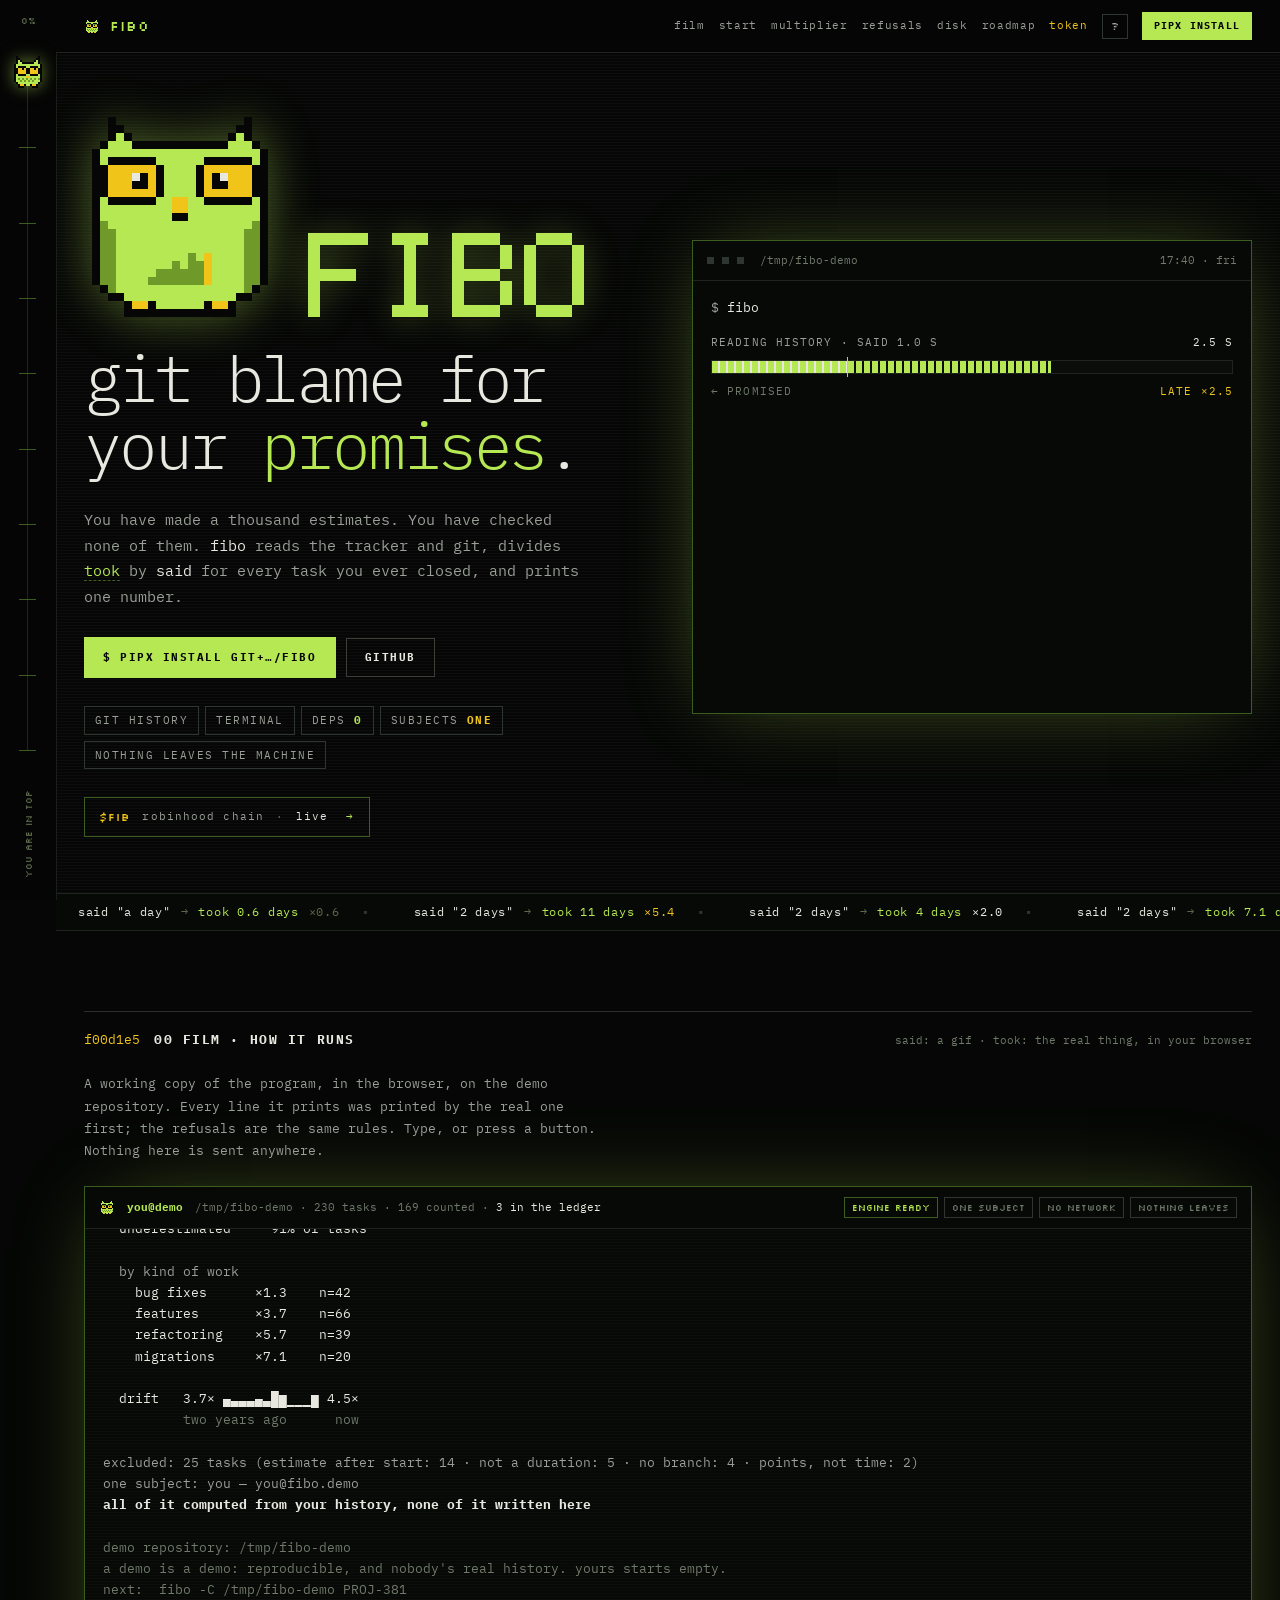
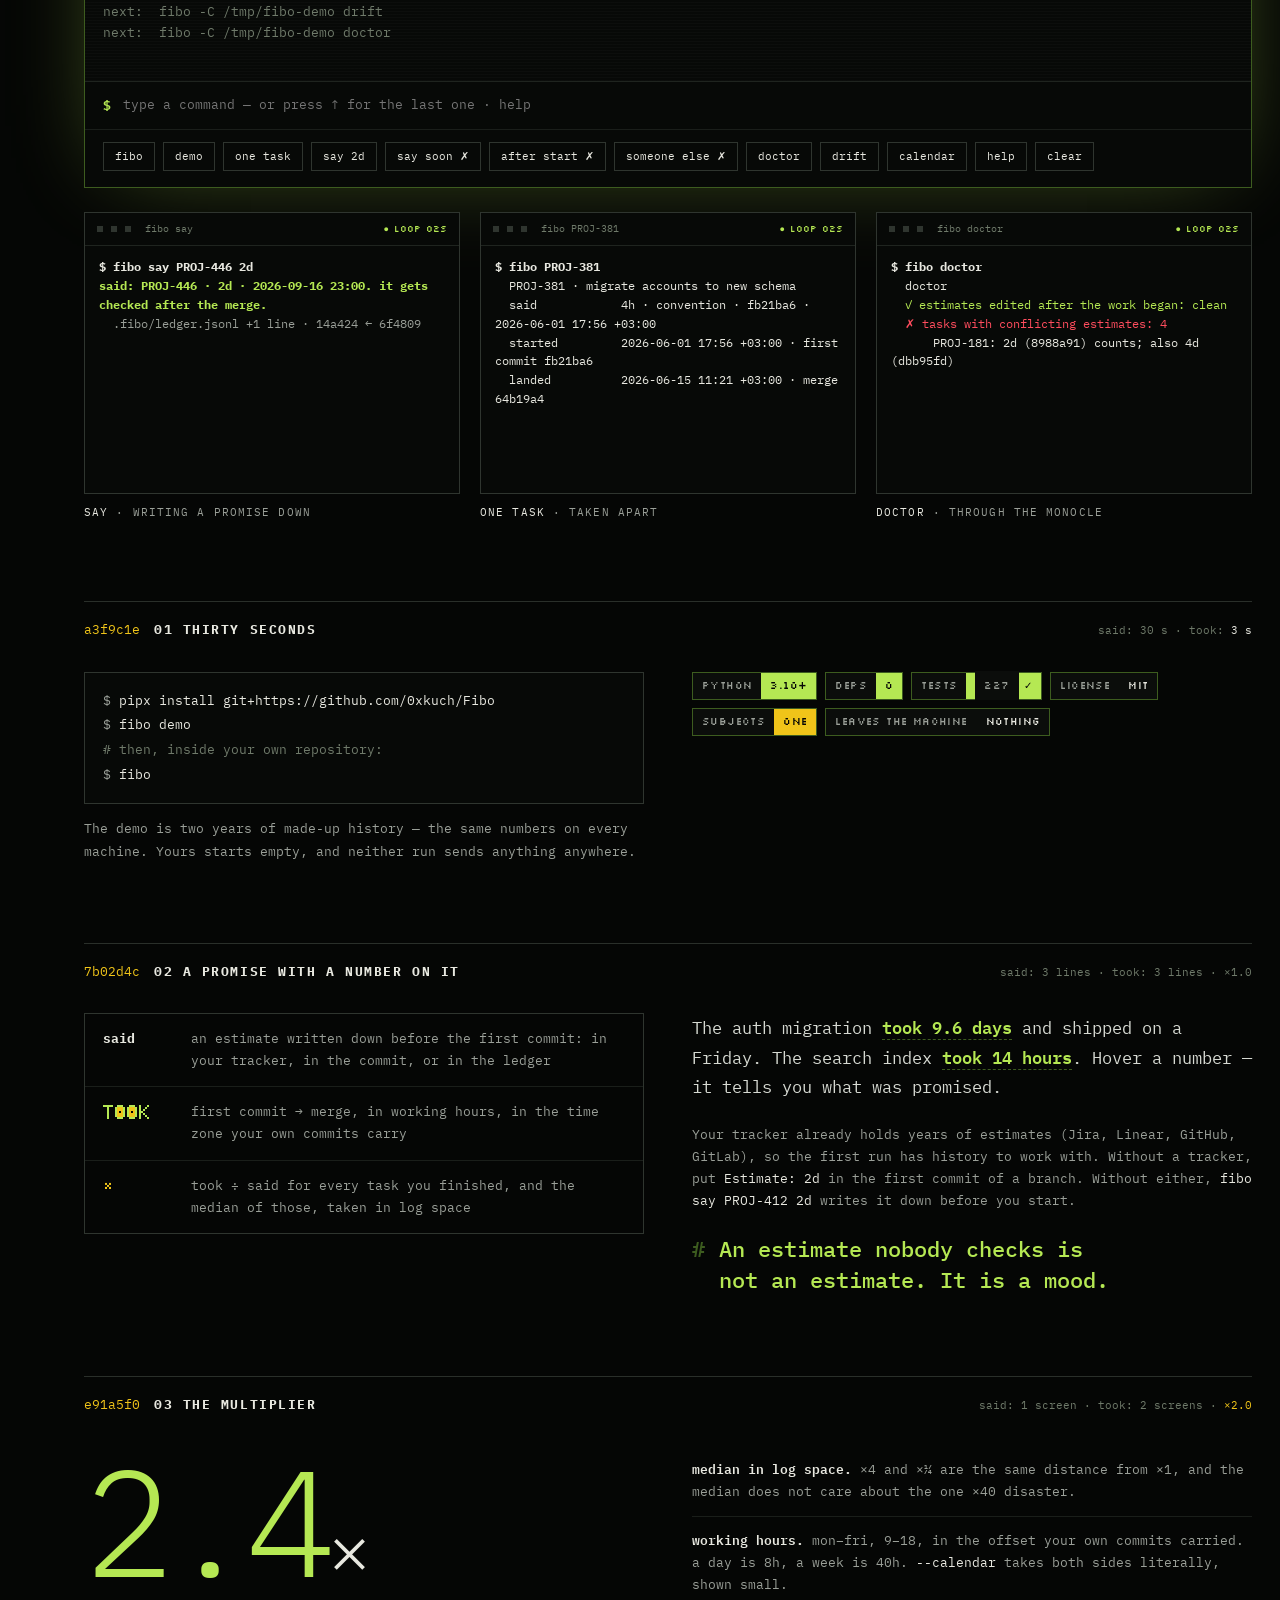
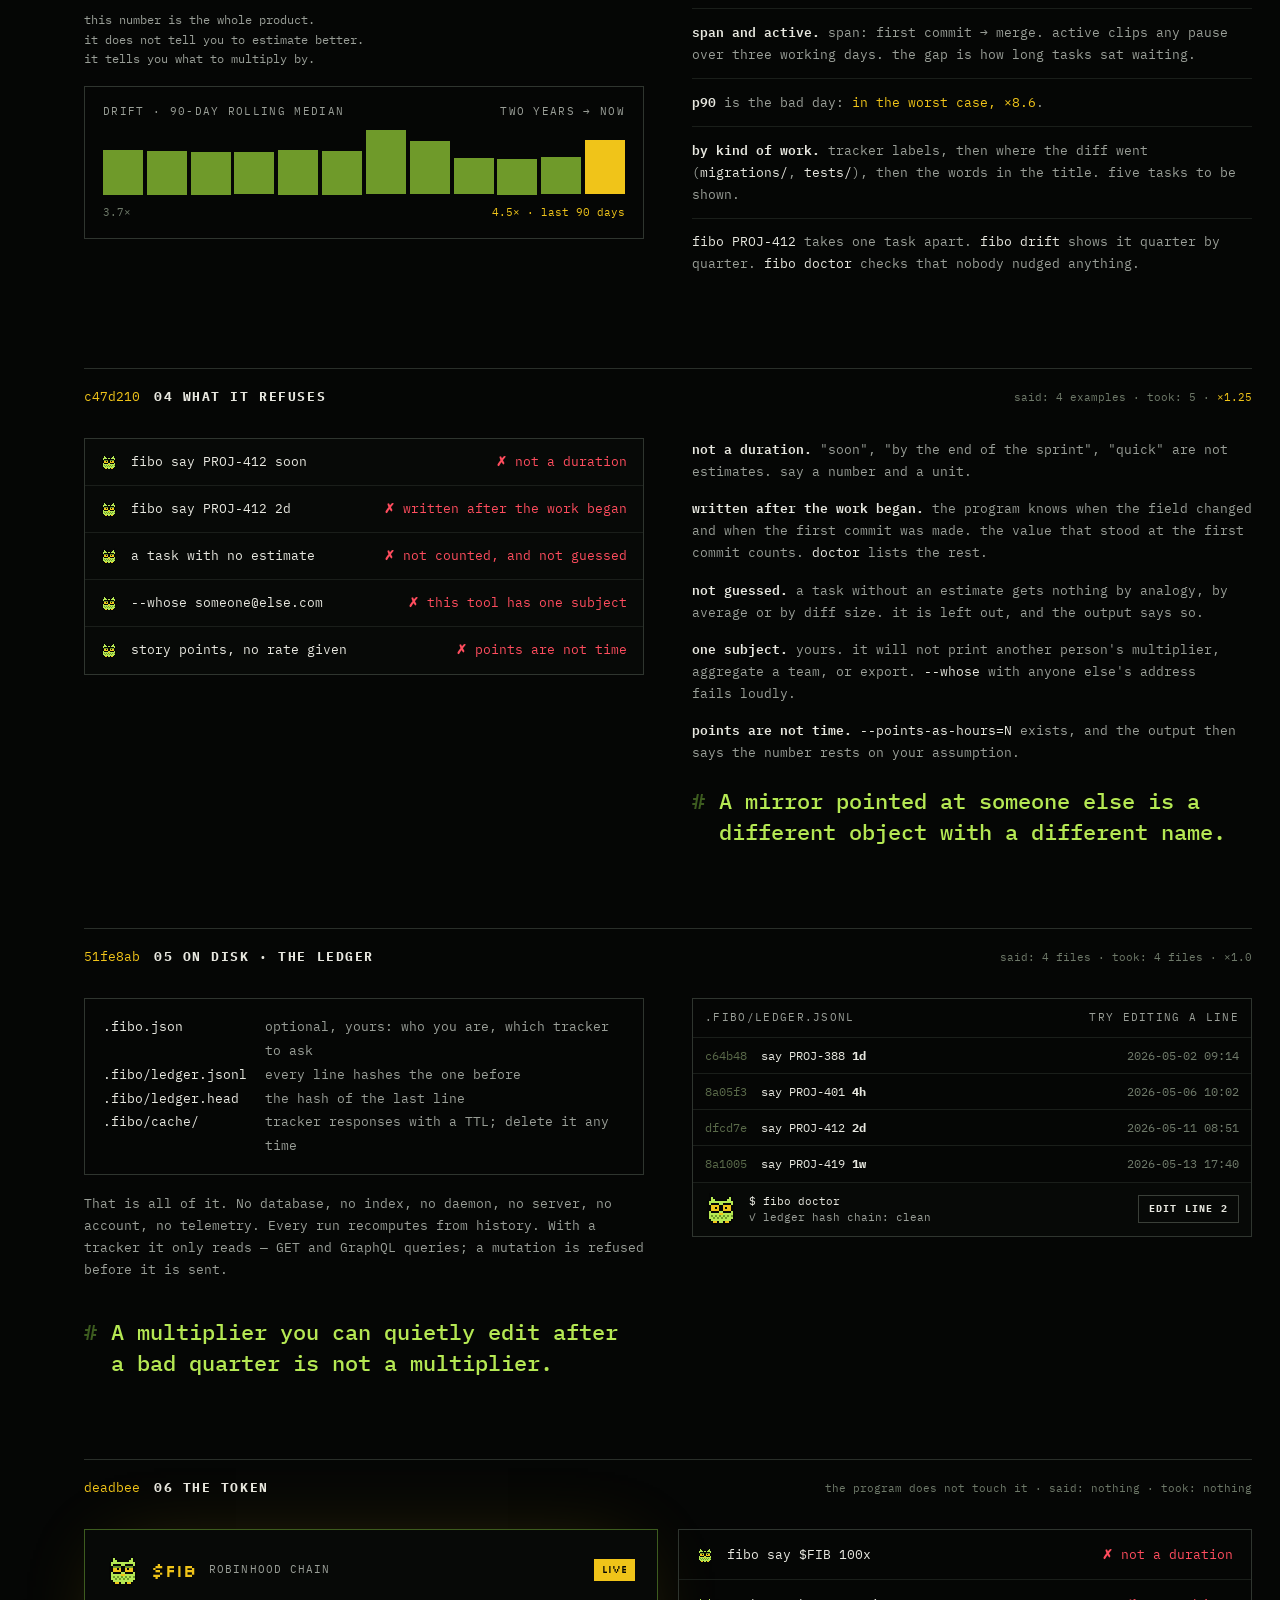
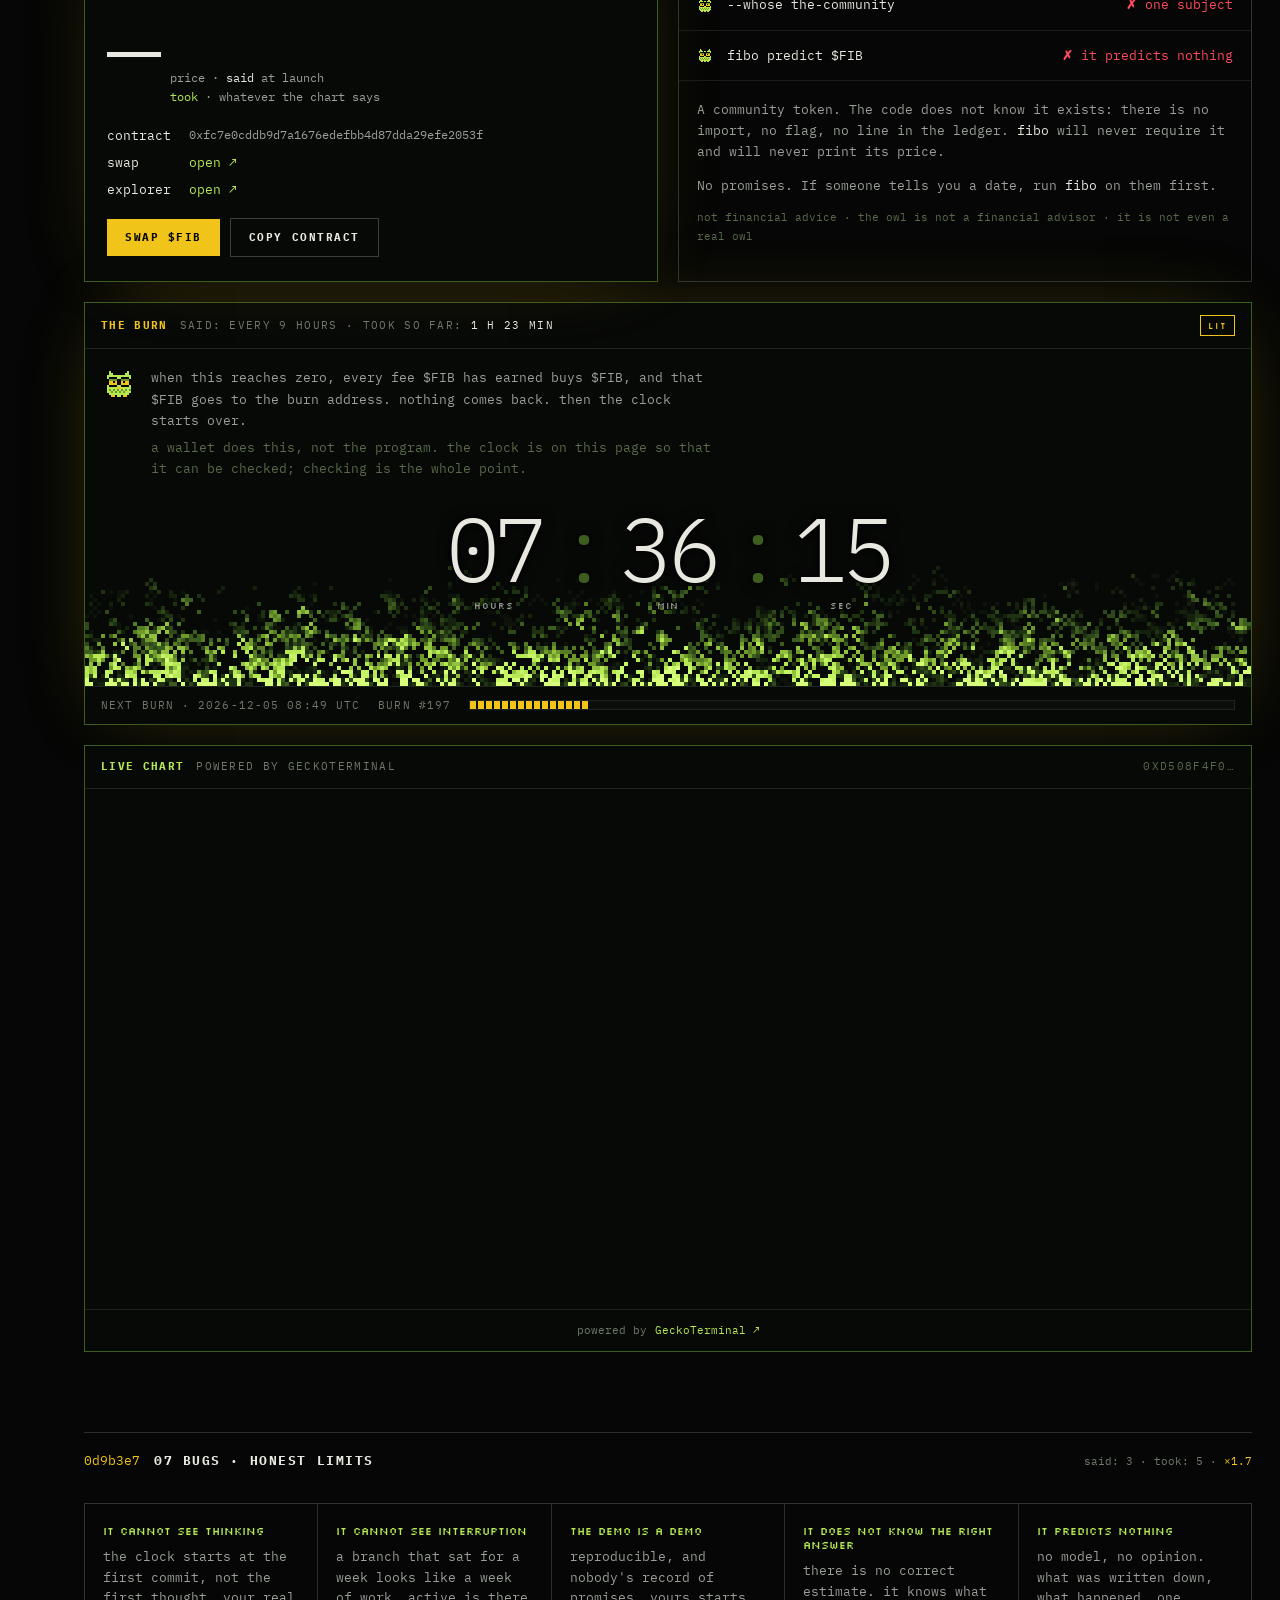
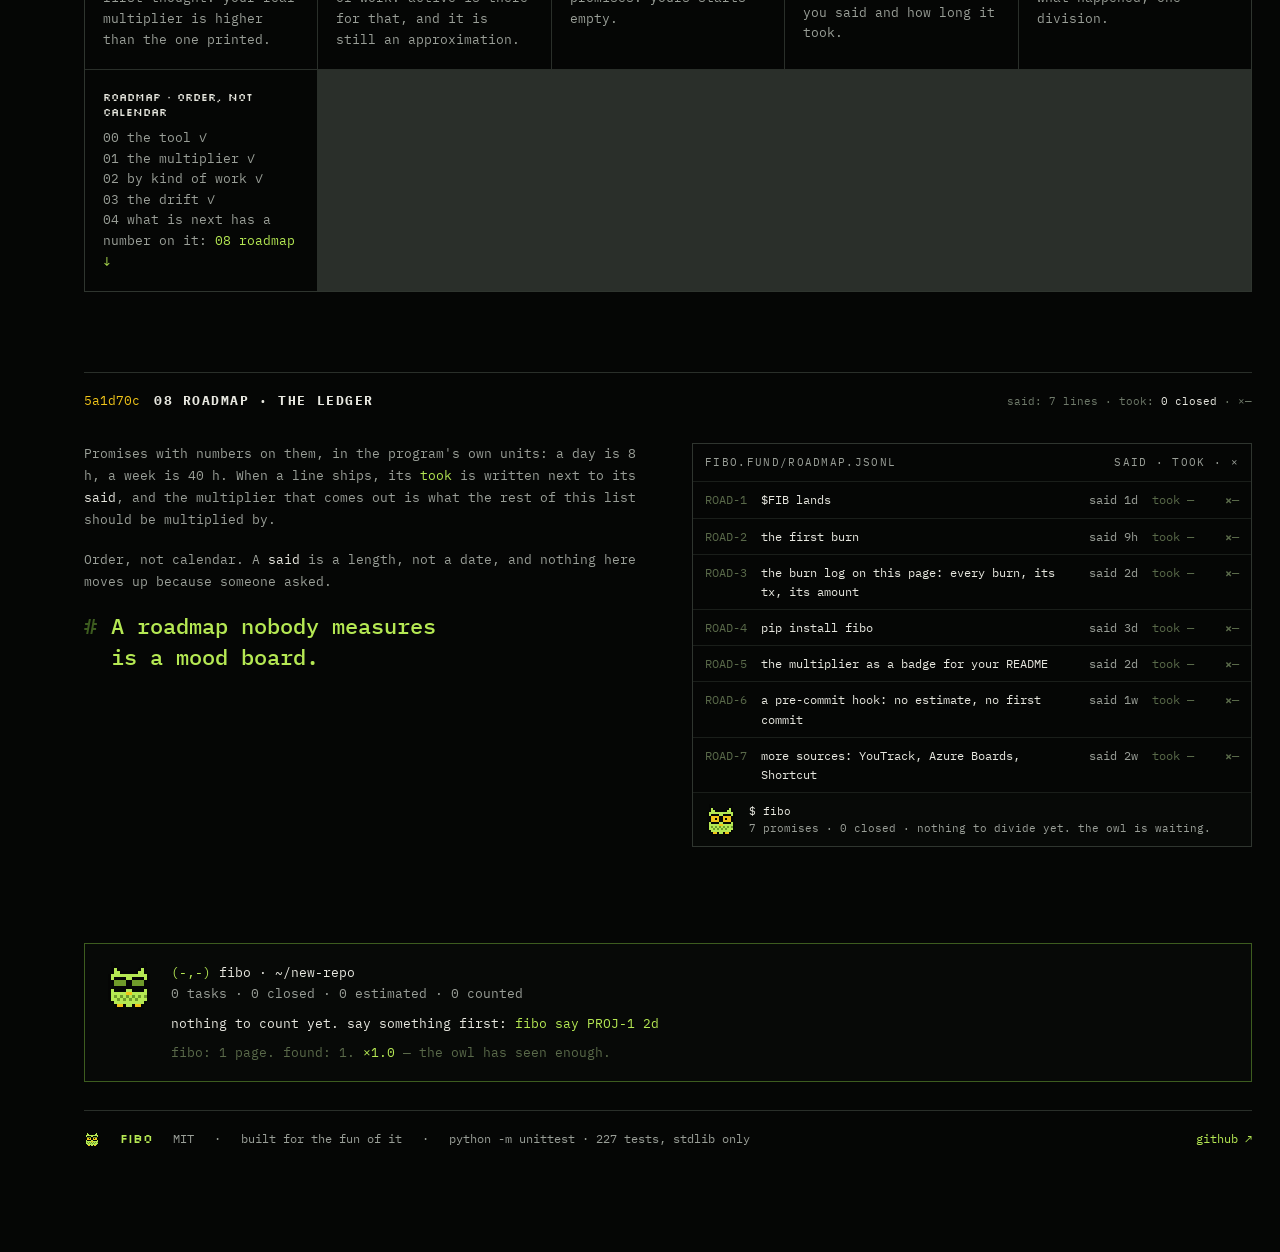
<file: index.html>
<!doctype html>
<html lang="en">
<head>
<meta charset="utf-8">
<meta name="viewport" content="width=device-width, initial-scale=1">
<title>Fibo — git blame for your promises</title>
<meta name="description" content="You have made a thousand estimates. You have checked none of them. Fibo reads git and your tracker, divides took by said, and prints one number.">
<meta property="og:url" content="https://fibo.fund/">
<meta property="og:title" content="Fibo — git blame for your promises">
<meta property="og:description" content="You have made a thousand estimates. You have checked none of them.">
<meta property="og:type" content="website">
<meta property="og:site_name" content="Fibo">
<meta property="og:image" content="https://fibo.fund/og.png">
<meta property="og:image:width" content="1200">
<meta property="og:image:height" content="630">
<meta property="og:image:alt" content="Fibo — git blame for your promises">
<meta name="twitter:card" content="summary_large_image">
<meta name="twitter:title" content="Fibo — git blame for your promises">
<meta name="twitter:description" content="You have made a thousand estimates. You have checked none of them.">
<meta name="twitter:image" content="https://fibo.fund/og.png">
<meta name="theme-color" content="#050605">
<link rel="canonical" href="https://fibo.fund/">
<link rel="icon" href="data:,">
<link rel="preconnect" href="https://fonts.googleapis.com">
<link rel="preconnect" href="https://fonts.gstatic.com" crossorigin>
<link href="https://fonts.googleapis.com/css2?family=Silkscreen:wght@400;700&family=IBM+Plex+Mono:ital,wght@0,300;0,400;0,500;0,600;0,700;1,400&display=swap" rel="stylesheet">
<link rel="stylesheet" href="style.css">
</head>
<body>
<div class="page" id="page">

<nav class="nav">
  <div class="nav-in">
    <a href="#top" class="brand"><canvas class="px" id="navOwl" data-sprite="owl:auditor" data-scale="1"></canvas><span class="brand-word">FIBO</span></a>
    <div class="nav-links">
      <a href="#film">film</a><a href="#start">start</a><a href="#multiplier">multiplier</a><a href="#refuses">refusals</a><a href="#disk">disk</a><a href="#roadmap">roadmap</a><a href="#token" class="token">token</a>
      <button class="man-btn" id="manBtn" title="man fibo  (or press ?)">?</button>
    </div>
    <button class="btn-nav" data-copy="install"><span class="ok" hidden>copied ✓</span><span class="idle">pipx install</span></button>
  </div>
</nav>

<header id="top" class="hero" data-screen-label="hero">
  <div class="hero-in">
    <div class="hero-copy">
      <div class="hero-marks">
        <canvas class="px hero-owl" id="heroOwl" data-sprite="big:report" data-scale="8" title="it follows the cursor. anywhere on the page."></canvas>
        <canvas class="px hero-word" data-sprite="word" data-scale="12"></canvas>
      </div>
      <h1 class="title">git blame for<br>your <span class="lime">promises</span>.</h1>
      <p class="lede">You have made a thousand estimates. You have checked none of them. <span class="ink">fibo</span> reads the tracker and git, divides <span class="hint lime">took</span> by <span class="ink">said</span> for every task you ever closed, and prints one number.</p>
      <div class="cta">
        <button class="btn-big" data-copy="install"><span class="ok" hidden>copied ✓ · the owl saw</span><span class="idle">$ pipx install git+…/fibo</span></button>
        <a class="btn-ghost" data-repo href="https://github.com/0xkuch/Fibo">github</a>
      </div>
      <div class="chips"><span>git history</span><span>terminal</span><span>deps <b>0</b></span><span>subjects <b class="amber">one</b></span><span>nothing leaves the machine</span></div>
      <a href="#token" class="token-pill"><span class="tk" data-t="ticker">$FIB</span><span data-t="network">robinhood chain</span><span class="dim2">·</span><span class="ink" data-t="status">not live yet</span><span class="lime" style="margin-left:6px">→</span></a>
    </div>

    <div class="term">
      <div class="bar"><i></i><i></i><i></i><span class="path" data-d="path">/tmp/fibo-demo</span><span class="right">17:40 · fri</span></div>
      <div class="term-body">
        <div><span class="mut">$ </span>fibo</div>
        <div class="loader" id="loader">
          <div class="row"><span>reading history · said 1.0 s</span><span class="ink" id="loadLabel">0.0 s</span></div>
          <div class="track"><div class="said" id="saidBar"></div><div class="took" id="tookBar"></div><div class="promise"></div></div>
          <div class="row dim"><span>← promised</span><span class="amber" id="late" hidden>late ×1.0</span></div>
        </div>
        <div id="report" hidden></div>
      </div>
    </div>
  </div>
</header>

<div class="ticker" data-screen-label="ticker"><div class="marquee-track" id="tape"></div></div>

<section id="film" class="sec" data-reveal="1" data-screen-label="00 film">
  <div class="sec-head"><span class="sha">f00d1e5</span><h2>00 film · how it runs</h2><span class="meta">said: a gif · took: the real thing, in your browser</span></div>
  <p class="prose" style="margin-top:24px;max-width:64ch">A working copy of the program, in the browser, on the demo repository. Every line it prints was printed by the real one first; the refusals are the same rules. Type, or press a button. Nothing here is sent anywhere.</p>
  <div class="shell">
    <div class="shell-bar">
      <canvas class="px" id="termOwl" data-sprite="owl:auditor" data-scale="1"></canvas>
      <span class="who">you@demo</span>
      <span><span data-d="path">/tmp/fibo-demo</span> · <span data-d="tasks">230</span> tasks · <span data-d="counted">169</span> counted · <span class="ink"><span id="ledgerN" data-d="ledger">2</span> in the ledger</span></span>
      <span class="flags"><span class="on">ENGINE READY</span><span>ONE SUBJECT</span><span>NO NETWORK</span><span>NOTHING LEAVES</span></span>
    </div>
    <div class="out" id="out"></div>
    <div class="prompt"><b>$</b><input id="cmd" placeholder="type a command — or press ↑ for the last one · help" spellcheck="false" autocomplete="off" aria-label="command"></div>
    <div class="quick" id="quick"></div>
  </div>
  <div class="films" id="films"></div>
</section>

<section id="start" class="sec" data-reveal="1" data-screen-label="01 thirty seconds">
  <div class="sec-head"><span class="sha">a3f9c1e</span><h2>01 thirty seconds</h2><span class="meta">said: 30 s · took: <span class="ink" id="elapsed">0 s</span></span></div>
  <div class="cols" style="gap:24px 48px">
    <div class="stack">
      <div class="codebox">
        <div><span class="mut">$ </span>pipx install git+<span data-repo-text>https://github.com/0xkuch/Fibo</span></div>
        <div><span class="mut">$ </span>fibo demo</div>
        <div class="dim"># then, inside your own repository:</div>
        <div><span class="mut">$ </span>fibo</div>
      </div>
      <p class="prose">The demo is two years of made-up history — the same numbers on every machine. Yours starts empty, and neither run sends anything anywhere.</p>
    </div>
    <div class="badges">
      <span class="badge"><span>PYTHON</span><span class="on">3.10+</span></span>
      <span class="badge"><span>DEPS</span><span class="on">0</span></span>
      <span class="badge"><span>TESTS</span><span class="on"><span data-d="tests">227</span> ✓</span></span>
      <span class="badge"><span>LICENSE</span><span>MIT</span></span>
      <span class="badge"><span>SUBJECTS</span><span class="gold">ONE</span></span>
      <span class="badge"><span>LEAVES THE MACHINE</span><span>NOTHING</span></span>
    </div>
  </div>
</section>

<section id="promise" class="sec" data-reveal="1" data-screen-label="02 a promise with a number">
  <div class="sec-head"><span class="sha">7b02d4c</span><h2>02 a promise with a number on it</h2><span class="meta">said: 3 lines · took: 3 lines · ×1.0</span></div>
  <div class="cols">
    <div class="defs">
      <div><b>said</b><span>an estimate written down before the first commit: in your tracker, in the commit, or in the ledger</span></div>
      <div><canvas class="px" data-sprite="took" data-scale="2" style="margin-top:4px"></canvas><span>first commit → merge, in working hours, in the time zone your own commits carry</span></div>
      <div><b class="times">×</b><span>took ÷ said for every task you finished, and the median of those, taken in log space</span></div>
    </div>
    <div class="stack g22">
      <p class="story">The auth migration <span class="hint" data-g="2 days"><b class="lime">took 9.6 days</b></span> and shipped on a Friday. The search index <span class="hint" data-g="4 hours"><b class="lime">took 14 hours</b></span>. Hover a number — it tells you what was promised.</p>
      <p class="prose">Your tracker already holds years of estimates (Jira, Linear, GitHub, GitLab), so the first run has history to work with. Without a tracker, put <span class="ink">Estimate: 2d</span> in the first commit of a branch. Without either, <span class="ink">fibo say PROJ-412 2d</span> writes it down before you start.</p>
      <blockquote class="aph"><span class="hash">#</span><span>An estimate nobody checks is not an estimate. It is a mood.</span></blockquote>
    </div>
  </div>
</section>

<section id="multiplier" class="sec" data-reveal="1" data-screen-label="03 the multiplier">
  <div class="sec-head"><span class="sha">e91a5f0</span><h2>03 the multiplier</h2><span class="meta">said: 1 screen · took: 2 screens · <span class="amber">×2.0</span></span></div>
  <div class="cols w300">
    <div class="stack g18">
      <div class="huge-row" id="multBox"><span class="huge"><span id="multNum">0.0</span><span class="x">×</span></span><span class="huge-note">this number is the whole product.<br>it does not tell you to estimate better.<br>it tells you what to multiply by.</span></div>
      <div class="panel">
        <div class="panel-top"><span>drift · 90-day rolling median</span><span>two years → now</span></div>
        <div class="bars" id="bars"></div>
        <div class="panel-foot"><span id="driftFirst">3.7×</span><span class="amber" id="driftLast">4.5× · last 90 days</span></div>
      </div>
    </div>
    <div class="rules">
      <div><b>median in log space.</b> ×4 and ×¼ are the same distance from ×1, and the median does not care about the one ×40 disaster.</div>
      <div><b>working hours.</b> mon–fri, 9–18, in the offset your own commits carried. a day is 8h, a week is 40h. <span class="ink">--calendar</span> takes both sides literally, shown small.</div>
      <div><b>span and active.</b> span: first commit → merge. active clips any pause over three working days. the gap is how long tasks sat waiting.</div>
      <div><b>p90</b> is the bad day: <span class="amber">in the worst case, <span data-d="p90">×8.6</span></span>.</div>
      <div><b>by kind of work.</b> tracker labels, then where the diff went (<span class="ink">migrations/</span>, <span class="ink">tests/</span>), then the words in the title. five tasks to be shown.</div>
      <div><span class="ink">fibo PROJ-412</span> takes one task apart. <span class="ink">fibo drift</span> shows it quarter by quarter. <span class="ink">fibo doctor</span> checks that nobody nudged anything.</div>
    </div>
  </div>
</section>

<section id="refuses" class="sec" data-reveal="1" data-screen-label="04 what it refuses">
  <div class="sec-head"><span class="sha">c47d210</span><h2>04 what it refuses</h2><span class="meta">said: 4 examples · took: 5 · <span class="amber">×1.25</span></span></div>
  <div class="cols w300">
    <div class="refusals">
      <div class="refusal"><canvas class="px" data-sprite="owl:refuse" data-scale="1"></canvas><span class="cmd">fibo say PROJ-412 soon</span><span class="why"><b>✗</b> not a duration</span></div>
      <div class="refusal"><canvas class="px" data-sprite="owl:refuse" data-scale="1"></canvas><span class="cmd">fibo say PROJ-412 2d</span><span class="why"><b>✗</b> written after the work began</span></div>
      <div class="refusal"><canvas class="px" data-sprite="owl:refuse" data-scale="1"></canvas><span class="cmd">a task with no estimate</span><span class="why"><b>✗</b> not counted, and not guessed</span></div>
      <div class="refusal"><canvas class="px" data-sprite="owl:refuse" data-scale="1"></canvas><span class="cmd">--whose someone@else.com</span><span class="why"><b>✗</b> this tool has one subject</span></div>
      <div class="refusal"><canvas class="px" data-sprite="owl:refuse" data-scale="1"></canvas><span class="cmd">story points, no rate given</span><span class="why"><b>✗</b> points are not time</span></div>
    </div>
    <div class="stack">
      <p class="prose"><b>not a duration.</b> "soon", "by the end of the sprint", "quick" are not estimates. say a number and a unit.</p>
      <p class="prose"><b>written after the work began.</b> the program knows when the field changed and when the first commit was made. the value that stood at the first commit counts. <span class="ink">doctor</span> lists the rest.</p>
      <p class="prose"><b>not guessed.</b> a task without an estimate gets nothing by analogy, by average or by diff size. it is left out, and the output says so.</p>
      <p class="prose"><b>one subject.</b> yours. it will not print another person's multiplier, aggregate a team, or export. <span class="ink">--whose</span> with anyone else's address fails loudly.</p>
      <p class="prose"><b>points are not time.</b> <span class="ink">--points-as-hours=N</span> exists, and the output then says the number rests on your assumption.</p>
      <blockquote class="aph" style="margin-top:8px"><span class="hash">#</span><span>A mirror pointed at someone else is a different object with a different name.</span></blockquote>
    </div>
  </div>
</section>

<section id="disk" class="sec" data-reveal="1" data-screen-label="05 on disk">
  <div class="sec-head"><span class="sha">51fe8ab</span><h2>05 on disk · the ledger</h2><span class="meta">said: 4 files · took: 4 files · ×1.0</span></div>
  <div class="cols w340">
    <div class="stack g18">
      <div class="files"><span class="name">.fibo.json</span><span>optional, yours: who you are, which tracker to ask</span><span class="name">.fibo/ledger.jsonl</span><span>every line hashes the one before</span><span class="name">.fibo/ledger.head</span><span>the hash of the last line</span><span class="name">.fibo/cache/</span><span>tracker responses with a TTL; delete it any time</span></div>
      <p class="prose">That is all of it. No database, no index, no daemon, no server, no account, no telemetry. Every run recomputes from history. With a tracker it only reads — GET and GraphQL queries; a mutation is refused before it is sent.</p>
    </div>
    <div class="ledger">
      <div class="ledger-top"><span>.fibo/ledger.jsonl</span><span>try editing a line</span></div>
      <div id="ledger"></div>
      <div class="ledger-doc"><canvas class="px" id="docOwl" data-sprite="owl:report" data-scale="2" style="flex:none"></canvas><span class="msg"><span class="ink">$ fibo doctor</span><br><span id="docMsg"></span></span><button class="btn-ghost" id="tamper">edit line 2</button></div>
    </div>
  </div>
  <blockquote class="aph" style="margin-top:36px;max-width:60ch"><span class="hash">#</span><span>A multiplier you can quietly edit after a bad quarter is not a multiplier.</span></blockquote>
</section>

<section id="token" class="sec" data-reveal="1" data-screen-label="06 the token">
  <div class="sec-head"><span class="sha">deadbee</span><h2>06 the token</h2><span class="meta">the program does not touch it · said: nothing · took: nothing</span></div>
  <div class="token-grid">
    <div class="token-card">
      <div class="token-name"><canvas class="px" data-sprite="owl:auditor" data-scale="2"></canvas><span class="tk" data-t="ticker">$FIB</span><span class="net" data-t="network">robinhood chain</span><span class="status" data-t="status">not live yet</span></div>
      <div class="price-row"><span class="price" id="tokenPrice">—</span><span class="huge-note" id="priceNote">price · <span class="ink">said</span> at launch<br><span class="lime">took</span> · whatever the chart says</span></div>
      <div class="kv"><span class="k">contract</span><span class="v" id="tokenContract">—</span><span class="k">swap</span><span><a id="tokenSwap" href="#token">—</a></span><span class="k">explorer</span><span><a id="tokenExplorer" href="#token">—</a></span></div>
      <div class="cta"><a class="btn-gold" id="swapBtn" href="#token">swap <span data-t="ticker">$FIB</span></a><button class="btn-ghost gold" id="copyCa"><span class="ok" hidden>copied ✓</span><span class="idle">copy contract</span></button></div>
    </div>
    <div class="token-side">
      <div class="no"><canvas class="px" data-sprite="owl:refuse" data-scale="1" style="flex:none"></canvas><span class="cmd">fibo say <span data-t="ticker">$FIB</span> 100x</span><span class="why"><b>✗</b> not a duration</span></div>
      <div class="no"><canvas class="px" data-sprite="owl:refuse" data-scale="1" style="flex:none"></canvas><span class="cmd">--whose the-community</span><span class="why"><b>✗</b> one subject</span></div>
      <div class="no"><canvas class="px" data-sprite="owl:refuse" data-scale="1" style="flex:none"></canvas><span class="cmd">fibo predict <span data-t="ticker">$FIB</span></span><span class="why"><b>✗</b> it predicts nothing</span></div>
      <div class="about">
        <p style="margin:0;text-wrap:pretty">A community token. The code does not know it exists: there is no import, no flag, no line in the ledger. <span class="ink">fibo</span> will never require it and will never print its price.</p>
        <p style="margin:0;text-wrap:pretty">No promises. If someone tells you a date, run <span class="ink">fibo</span> on them first.</p>
        <p style="margin:0;font-size:11px;text-wrap:pretty" class="dim2">not financial advice · the owl is not a financial advisor · it is not even a real owl</p>
      </div>
    </div>
  </div>
  <div class="burn" id="burn" hidden>
    <div class="burn-head"><b>the burn</b><span>said: every <span id="burnEvery">9 hours</span> · took so far: <span class="ink" id="burnTook">—</span></span><span class="burn-flag" id="burnFlag">lit</span></div>
    <div class="burn-copy">
      <canvas class="px" data-sprite="owl:auditor" data-scale="2" style="flex:none"></canvas>
      <div class="stack" style="gap:6px">
        <p>when this reaches zero, every fee <span data-t="ticker">$FIB</span> has earned buys <span data-t="ticker">$FIB</span>, and that <span data-t="ticker">$FIB</span> goes to the burn address. nothing comes back. then the clock starts over.</p>
        <p class="dim2">a wallet does this, not the program. the clock is on this page so that it can be checked; checking is the whole point.</p>
      </div>
    </div>
    <div class="burn-stage">
      <canvas class="burn-fire" id="burnFire" aria-hidden="true"></canvas>
      <div class="burn-clock" id="burnClock"><span><b>00</b><i>days</i></span><em>:</em><span><b>00</b><i>hours</i></span><em>:</em><span><b>00</b><i>min</i></span><em>:</em><span><b>00</b><i>sec</i></span></div>
    </div>
    <div class="burn-foot"><span id="burnWhen">first burn · —</span><span id="burnCount">burn #1</span><span class="track"><span class="took" id="burnBar"></span></span></div>
  </div>
  <div class="chart">
    <div class="chart-top"><b>live chart</b><span>powered by geckoterminal</span><span class="pool" id="chartPool">— · pool address appears here</span></div>
    <div id="chartLive" hidden></div>
    <div class="fake" id="chartFake">
      <div class="grid"></div>
      <div class="candles" id="candles"></div>
      <div class="axis"><span>—</span><span>—</span><span>—</span><span>—</span><span>—</span></div>
      <div class="volume" id="volume"></div>
      <div class="fake-note"><div><canvas class="px" data-sprite="owl:empty" data-scale="2" style="flex:none"></canvas><span><span class="ink">nothing is deployed yet.</span> when <span data-t="ticker">$FIB</span> is live on a pool the indexers can see, the pair, the price and this chart fill themselves in. what you see behind is made up, like the demo.</span></div></div>
    </div>
    <div class="chart-foot"><span>powered by</span><a href="https://www.geckoterminal.com">GeckoTerminal ↗</a></div>
  </div>
</section>

<section id="limits" class="sec" data-reveal="1" data-screen-label="07 honest limits">
  <div class="sec-head"><span class="sha">0d9b3e7</span><h2>07 bugs · honest limits</h2><span class="meta">said: 3 · took: 5 · <span class="amber">×1.7</span></span></div>
  <div class="limits">
    <div><b>IT CANNOT SEE THINKING</b><span>the clock starts at the first commit, not the first thought. your real multiplier is higher than the one printed.</span></div>
    <div><b>IT CANNOT SEE INTERRUPTION</b><span>a branch that sat for a week looks like a week of work. <span class="ink">active</span> is there for that, and it is still an approximation.</span></div>
    <div><b>THE DEMO IS A DEMO</b><span>reproducible, and nobody's record of promises. yours starts empty.</span></div>
    <div><b>IT DOES NOT KNOW THE RIGHT ANSWER</b><span>there is no correct estimate. it knows what you said and how long it took.</span></div>
    <div><b>IT PREDICTS NOTHING</b><span>no model, no opinion. what was written down, what happened, one division.</span></div>
    <div><b class="ink">ROADMAP · ORDER, NOT CALENDAR</b><span class="roadmap"><span>00 the tool <span class="lime">✓</span></span><span>01 the multiplier <span class="lime">✓</span></span><span>02 by kind of work <span class="lime">✓</span></span><span>03 the drift <span class="lime">✓</span></span><span>04 what is next has a number on it: <a href="#roadmap">08 roadmap ↓</a></span></span></div>
  </div>
</section>

<section id="roadmap" class="sec" data-reveal="1" data-screen-label="08 roadmap">
  <div class="sec-head"><span class="sha">5a1d70c</span><h2>08 roadmap · the ledger</h2><span class="meta">said: <span id="roadSaid">7</span> lines · took: <span class="ink" id="roadClosed">0 closed</span> · <span id="roadMult" class="dim">×—</span></span></div>
  <div class="cols w340">
    <div class="stack g18">
      <p class="prose">Promises with numbers on them, in the program's own units: a day is 8 h, a week is 40 h. When a line ships, its <span class="lime">took</span> is written next to its <span class="ink">said</span>, and the multiplier that comes out is what the rest of this list should be multiplied by.</p>
      <p class="prose">Order, not calendar. A <span class="ink">said</span> is a length, not a date, and nothing here moves up because someone asked.</p>
      <blockquote class="aph"><span class="hash">#</span><span>A roadmap nobody measures is a mood board.</span></blockquote>
    </div>
    <div class="ledger road">
      <div class="ledger-top"><span>fibo.fund/roadmap.jsonl</span><span>said · took · ×</span></div>
      <div id="road"></div>
      <div class="ledger-doc"><canvas class="px" data-sprite="owl:report" data-scale="2" style="flex:none"></canvas><span class="msg"><span class="ink">$ fibo</span><br><span id="roadMsg"></span></span></div>
    </div>
  </div>
</section>

<footer class="foot" data-reveal="1" data-screen-label="footer">
  <div class="empty-term"><canvas class="px" data-sprite="owl:empty" data-scale="3" style="flex:none"></canvas><div class="col"><span><span class="lime">(-,-)</span>  fibo · ~/new-repo</span><span class="mut">0 tasks · 0 closed · 0 estimated · 0 counted</span><span style="margin-top:8px">nothing to count yet. say something first:  <span class="lime">fibo say PROJ-1 2d</span></span><span style="margin-top:8px" class="dim2">fibo: 1 page. found: 1. <span class="lime">×1.0</span> — the owl has seen enough.</span></div></div>
  <div class="foot-bar"><canvas class="px" data-sprite="owl:auditor" data-scale="1"></canvas><span class="word">FIBO</span><span>MIT</span><span>·</span><span>built for the fun of it</span><span>·</span><span>python -m unittest · <span data-d="tests">227</span> tests, stdlib only</span><a class="gh" data-repo href="https://github.com/0xkuch/Fibo">github ↗</a></div>
</footer>

<div class="rail" id="rail" hidden>
  <div class="branch"></div>
  <div class="progress" id="railProg"></div>
  <div id="ticks"></div>
  <div class="perch" id="perch"><canvas class="px" id="perchOwl" data-sprite="owl:report" data-scale="2"></canvas></div>
  <div class="pct" id="railPct">0%</div>
  <div class="where" id="railWhere">you are in TOP</div>
</div>

<div class="man" id="man" hidden>
  <div class="man-page">
    <div class="man-head"><span>FIBO(1)</span><span>User Commands</span><span>FIBO(1)</span></div>
    <div class="man-grid">
      <b>NAME</b><span>fibo — git blame for your promises</span>
      <b>FILM</b><span><a href="#film">how it runs · a copy of the program, in the browser</a></span>
      <b>SYNOPSIS</b><span><a href="#start">fibo</a> · <a href="#start">fibo demo</a> · <a href="#disk">fibo say KEY 2d</a> · <a href="#disk">fibo doctor</a></span>
      <b>DESCRIPTION</b><span><a href="#promise">a promise with a number on it</a> · <a href="#multiplier">the multiplier</a></span>
      <b>REFUSALS</b><span><a href="#refuses">not a duration · written after start · not guessed · one subject · points ≠ time</a></span>
      <b>FILES</b><span><a href="#disk">.fibo.json · .fibo/ledger.jsonl · .fibo/cache/</a></span>
      <b>TOKEN</b><span><a href="#token"><span data-t="ticker">$FIB</span> · the program does not touch it</a></span>
      <b>ROADMAP</b><span><a href="#roadmap">promises with numbers on them · order, not calendar</a></span>
      <b>BUGS</b><span><a href="#limits">it cannot see thinking. it cannot see interruption. it predicts nothing.</a></span>
      <b>AUTHOR</b><span>one subject: you</span>
    </div>
    <div class="man-foot"><span>MIT</span><span>esc to close</span><span>fibo <span data-d="version">0.1.0</span></span></div>
  </div>
</div>

</div>
<script src="config.js"></script>
<script src="data.js"></script>
<script src="sprites.js"></script>
<script src="app.js"></script>
</body>
</html>
</file>
<file: style.css>
/* fibo — the landing page. Lime · amber · off-white on near-black; Silkscreen and IBM Plex Mono. */
:root {
  --bg: #050605; --panel: #070907; --panel2: #0b0d0b; --ink: #e8e8e0; --text: #d6d9d2; --mut: #9a9f98;
  --dim: #6f7a6a; --dim2: #5a6a4a; --lime: #b5e853; --lime-hi: #d7ff7a; --lime-dk: #6f9a2a; --moss: #3d5c1f;
  --amber: #f0c419; --amber-hi: #ffd23f; --red: #ff4d5e; --line: #1f241f; --line2: #1a1e1a; --line3: #2a2f2a;
  --edge: #2f352f; --edge2: #3a3f38; --pixel: 'Silkscreen', monospace; --mono: 'IBM Plex Mono', ui-monospace, monospace;
}
html { background: var(--bg); scroll-behavior: smooth; }
body { margin: 0; background: var(--bg); color: var(--text); font: 400 15px/1.6 var(--mono); -webkit-font-smoothing: antialiased; font-variant-numeric: tabular-nums; }
a { color: var(--lime); text-decoration: none; }
a:hover { text-decoration: underline; }
::selection { background: var(--lime); color: var(--bg); }
button { font: inherit; }
[hidden] { display: none !important; }
@keyframes blink { 0%, 49% { opacity: 1 } 50%, 100% { opacity: 0 } }
@keyframes marquee { to { transform: translateX(-50%) } }
@keyframes grow { from { transform: scaleY(.05) } to { transform: scaleY(1) } }
@keyframes flick { 0%, 92%, 100% { opacity: 1 } 94%, 97% { opacity: .35 } }
[data-reveal] { opacity: 0; transform: translateY(14px); transition: opacity .5s steps(5), transform .5s steps(5); }
[data-reveal="on"] { opacity: 1; transform: none; }
@media (prefers-reduced-motion: reduce) {
  [data-reveal] { opacity: 1; transform: none; transition: none; }
  .marquee-track, .hero-word, .cursor, .loop { animation: none !important; }
}
canvas.px { image-rendering: pixelated; display: block; }
.ink { color: var(--ink); } .lime { color: var(--lime); } .amber { color: var(--amber); } .mut { color: var(--mut); }
.dim { color: var(--dim); } .dim2 { color: var(--dim2); } .red { color: var(--red); } .moss { color: var(--moss); }
.b { font-weight: 700; }
.page { min-height: 100vh; position: relative; padding-bottom: 64px; }
.page.railed { padding-left: 56px; }
.cursor { display: inline-block; width: .6em; height: 1em; background: var(--lime); vertical-align: -.15em; animation: blink 1s steps(1) infinite; }
.hint { border-bottom: 1px dashed var(--moss); cursor: help; }

/* nav */
.nav { position: sticky; top: 0; z-index: 50; background: rgba(5, 6, 5, .92); backdrop-filter: blur(8px); border-bottom: 1px solid var(--line); }
.nav-in { max-width: 1200px; margin: 0 auto; padding: 12px 28px; display: flex; align-items: center; gap: 14px; flex-wrap: wrap; font-size: 11px; letter-spacing: .06em; color: var(--mut); }
.brand { display: flex; align-items: center; gap: 10px; }
.brand:hover { text-decoration: none; }
.brand-word { font: 400 14px/1 var(--pixel); letter-spacing: .06em; color: var(--lime); }
.nav-links { margin-left: auto; display: flex; gap: 14px; flex-wrap: nowrap; align-items: center; overflow-x: auto; min-width: 0; scrollbar-width: none; }
.nav-links::-webkit-scrollbar { display: none; }
.nav-links a { color: var(--mut); }
.nav-links a:hover { color: var(--ink); text-decoration: none; }
.nav-links a.token { color: var(--amber); }
.man-btn { border: 1px solid var(--edge); background: none; color: var(--mut); padding: 6px 8px; font: 400 11px/1 var(--pixel); cursor: pointer; }
.man-btn:hover { border-color: var(--lime); color: var(--lime); }
.btn-nav { background: var(--lime); color: var(--bg); border: 0; padding: 9px 12px; font: 700 10px/1 var(--mono); letter-spacing: .12em; text-transform: uppercase; cursor: pointer; }
.btn-nav:hover { background: var(--lime-hi); }

/* hero */
.hero { position: relative; overflow: hidden; background: repeating-linear-gradient(0deg, rgba(255, 255, 255, .028) 0 1px, transparent 1px 3px); }
.hero-in { position: relative; max-width: 1200px; margin: 0 auto; padding: 64px 28px 56px; display: grid; grid-template-columns: repeat(auto-fit, minmax(min(100%, 440px), 1fr)); gap: 48px; align-items: center; }
.hero-copy { display: flex; flex-direction: column; gap: 28px; min-width: 0; }
.hero-marks { display: flex; align-items: flex-end; gap: 32px; flex-wrap: wrap; }
.hero-owl { filter: drop-shadow(0 0 24px rgba(181, 232, 83, .4)); cursor: crosshair; }
.hero-word { max-width: 100%; filter: drop-shadow(0 0 16px rgba(181, 232, 83, .3)); animation: flick 9s steps(1) infinite; }
.title { margin: 0; font: 300 clamp(34px, 5vw, 64px)/1.05 var(--mono); letter-spacing: -.04em; color: var(--ink); text-wrap: balance; }
.lede { margin: 0; max-width: 56ch; font-size: 15px; line-height: 1.7; color: var(--mut); text-wrap: pretty; }
.cta { display: flex; flex-wrap: wrap; gap: 10px; align-items: center; }
.btn-big { background: var(--lime); color: var(--bg); border: 1px solid var(--lime); padding: 14px 18px; font: 700 11px/1 var(--mono); letter-spacing: .14em; text-transform: uppercase; cursor: pointer; }
.btn-big:hover { background: var(--lime-hi); border-color: var(--lime-hi); }
.btn-ghost { border: 1px solid var(--edge2); background: none; color: var(--ink); padding: 13px 18px; font: 700 11px/1 var(--mono); letter-spacing: .14em; text-transform: uppercase; cursor: pointer; }
.btn-ghost:hover { border-color: var(--lime); color: var(--lime); text-decoration: none; }
.chips { display: flex; flex-wrap: wrap; gap: 6px; font-size: 10.5px; letter-spacing: .14em; text-transform: uppercase; color: var(--mut); line-height: 1; }
.chips span { border: 1px solid var(--edge); padding: 8px 10px; }
.chips b { color: var(--lime); }
.chips b.amber { color: var(--amber); }
.token-pill { display: flex; align-items: center; gap: 12px; flex-wrap: wrap; align-self: flex-start; border: 1px solid var(--moss); padding: 10px 14px; font-size: 11px; letter-spacing: .1em; color: var(--mut); }
.token-pill:hover { text-decoration: none; border-color: var(--amber); }
.tk { font: 400 11px/1 var(--pixel); color: var(--amber); }

/* terminals */
.term { min-width: 0; border: 1px solid var(--moss); background: var(--panel); box-shadow: 0 0 80px -24px rgba(181, 232, 83, .45); font: 400 12.5px/1.75 var(--mono); color: var(--ink); }
.bar { display: flex; align-items: center; gap: 8px; padding: 10px 14px; border-bottom: 1px solid var(--line); color: var(--dim); font-size: 11px; }
.bar i { width: 7px; height: 7px; background: var(--edge); }
.bar .path { margin-left: 8px; }
.bar .right { margin-left: auto; }
.term-body { padding: 16px 18px; display: flex; flex-direction: column; min-height: 400px; }
.loader { display: flex; flex-direction: column; gap: 8px; margin-top: 14px; font-size: 11px; letter-spacing: .1em; text-transform: uppercase; color: var(--mut); }
.loader .row { display: flex; justify-content: space-between; }
.track { position: relative; height: 12px; background: var(--panel2); border: 1px solid var(--line); }
.track .said { position: absolute; left: 0; top: 0; height: 100%; background: var(--ink); }
.track .took { position: absolute; left: 0; top: 0; height: 100%; background: repeating-linear-gradient(90deg, var(--lime) 0 6px, transparent 6px 8px); }
.track .promise { position: absolute; left: 26%; top: -4px; bottom: -4px; width: 1px; background: var(--amber); }
.rep-head { display: flex; gap: 14px; align-items: flex-start; margin-top: 10px; }
.rep-head .col { display: flex; flex-direction: column; }
.sep { margin-top: 14px; padding-top: 12px; border-top: 1px solid var(--line2); }
.g3 { display: grid; grid-template-columns: minmax(0, 1fr) auto auto; gap: 2px 16px; }
.g2 { display: grid; grid-template-columns: minmax(0, 1fr) auto; gap: 2px 16px; }
.g3 b, .g2 b { font-weight: 700; }
.rep-mult { display: flex; justify-content: space-between; align-items: baseline; gap: 12px; flex-wrap: wrap; }
.label { font-size: 11px; letter-spacing: .12em; text-transform: uppercase; color: var(--mut); }
.big-mult { font: 300 52px/1 var(--mono); letter-spacing: -.05em; color: var(--lime); }
.big-mult .x, .huge .x { font-size: .5em; color: var(--ink); }
.drift-line { display: flex; justify-content: space-between; gap: 12px; margin-top: 12px; color: var(--mut); }
.spark { color: var(--lime-dk); letter-spacing: .04em; }
.foot-lines { margin-top: 14px; padding-top: 12px; border-top: 1px solid var(--line2); font-size: 11px; color: var(--dim); line-height: 1.6; }

/* ticker */
.ticker { border-top: 1px solid var(--line); border-bottom: 1px solid var(--line); overflow: hidden; background: var(--panel); }
.marquee-track { display: flex; width: max-content; animation: marquee 48s linear infinite; font: 400 12px/1 var(--mono); letter-spacing: .06em; padding: 12px 0; }
.tape-item { display: flex; gap: 10px; align-items: center; padding: 0 22px; white-space: nowrap; }
.tape-item .sq { color: var(--edge); margin-left: 12px; }

/* sections */
.sec { max-width: 1200px; margin: 0 auto; padding: 80px 28px 0; }
.sec-head { display: flex; gap: 14px; align-items: baseline; flex-wrap: wrap; border-top: 1px solid var(--line3); padding-top: 18px; font: 400 13px/1.5 var(--mono); }
.sec-head .sha { color: var(--amber); }
.sec-head h2 { margin: 0; font: 700 13px/1.5 var(--mono); color: var(--ink); letter-spacing: .12em; text-transform: uppercase; }
.sec-head .meta { color: var(--dim); margin-left: auto; font-size: 11px; }
.cols { display: grid; gap: 32px 48px; margin-top: 32px; align-items: start; grid-template-columns: repeat(auto-fit, minmax(min(100%, 380px), 1fr)); }
.cols.w300 { grid-template-columns: repeat(auto-fit, minmax(min(100%, 300px), 1fr)); }
.cols.w340 { grid-template-columns: repeat(auto-fit, minmax(min(100%, 340px), 1fr)); }
.stack { display: flex; flex-direction: column; gap: 14px; min-width: 0; }
.stack.g18 { gap: 18px; } .stack.g22 { gap: 22px; }
.prose { margin: 0; font-size: 13px; line-height: 1.7; color: var(--mut); text-wrap: pretty; }
.prose b { color: var(--ink); font-weight: 600; }
.aph { margin: 0; padding: 0; display: flex; gap: 14px; font: 500 clamp(17px, 1.8vw, 22px)/1.4 var(--mono); color: var(--lime); text-wrap: balance; }
.aph .hash { color: var(--moss); flex: none; }

/* 00 film */
.shell { margin-top: 24px; border: 1px solid var(--moss); background: var(--panel); box-shadow: 0 0 90px -30px rgba(181, 232, 83, .45); display: flex; flex-direction: column; font: 400 12.5px/1.7 var(--mono); }
.shell-bar { display: flex; align-items: center; gap: 12px; flex-wrap: wrap; padding: 10px 14px; border-bottom: 1px solid var(--line); font-size: 11px; color: var(--dim); }
.shell-bar .who { color: var(--lime); font-weight: 700; }
.flags { margin-left: auto; display: flex; gap: 6px; flex-wrap: wrap; font: 400 9px/1 var(--pixel); }
.flags span { border: 1px solid var(--edge); color: var(--dim); padding: 5px 7px; }
.flags span.on { border-color: var(--moss); color: var(--lime); }
.out { height: 420px; overflow: auto; padding: 16px 18px; display: flex; flex-direction: column; background: repeating-linear-gradient(0deg, rgba(255, 255, 255, .02) 0 1px, transparent 1px 3px); cursor: text; }
.out div, .film-body div { flex: none; white-space: pre-wrap; overflow-wrap: anywhere; min-height: 1.7em; }
.prompt { display: flex; align-items: center; gap: 10px; padding: 12px 18px; border-top: 1px solid var(--line); }
.prompt b { color: var(--lime); }
.prompt input { flex: 1; min-width: 0; background: none; border: 0; outline: none; color: var(--ink); font: 400 13px/1.6 var(--mono); caret-color: var(--lime); }
.quick { display: flex; gap: 8px; flex-wrap: wrap; padding: 12px 18px 16px; border-top: 1px solid var(--line2); }
.quick button, .chip-btn { border: 1px solid var(--edge); background: none; color: var(--ink); padding: 8px 11px; font: 400 11px/1 var(--mono); cursor: pointer; }
.quick button:hover { border-color: var(--lime); color: var(--lime); }
.films { display: grid; grid-template-columns: repeat(auto-fit, minmax(min(100%, 300px), 1fr)); gap: 20px; margin-top: 24px; }
.film { display: flex; flex-direction: column; gap: 10px; min-width: 0; }
.film-screen { border: 1px solid var(--edge); background: var(--panel); display: flex; flex-direction: column; height: 280px; overflow: hidden; }
.film-bar { display: flex; align-items: center; gap: 8px; padding: 8px 12px; border-bottom: 1px solid var(--line); color: var(--dim); font-size: 10px; }
.film-bar i { width: 6px; height: 6px; background: var(--edge); }
.film-bar .cmd { margin-left: 6px; }
.loop { margin-left: auto; font: 400 9px/1 var(--pixel); color: var(--lime); animation: flick 2s steps(1) infinite; }
.film-body { padding: 12px 14px; display: flex; flex-direction: column; font: 400 11.5px/1.65 var(--mono); flex: 1; overflow: hidden; }
.film-body div { min-height: 1.65em; }
.caption { font-size: 11px; color: var(--mut); letter-spacing: .1em; text-transform: uppercase; }

/* 01 thirty seconds */
.codebox { border: 1px solid var(--edge); background: var(--panel); padding: 16px 18px; font: 400 13px/1.9 var(--mono); color: var(--ink); overflow-x: auto; white-space: nowrap; }
.badges { display: flex; flex-wrap: wrap; gap: 8px; align-content: start; font: 400 10px/1 var(--pixel); letter-spacing: .04em; }
.badge { display: inline-flex; border: 1px solid var(--moss); }
.badge span { padding: 8px 9px; background: var(--panel2); color: var(--mut); }
.badge span + span { color: var(--ink); }
.badge span.on { background: var(--lime); color: var(--bg); }
.badge span.gold { background: var(--amber); color: var(--bg); }

/* 02 promise */
.defs { display: flex; flex-direction: column; border: 1px solid var(--edge); font-size: 13px; line-height: 1.7; }
.defs > div { display: grid; grid-template-columns: 72px minmax(0, 1fr); gap: 16px; padding: 14px 18px; border-bottom: 1px solid var(--line2); align-items: start; }
.defs > div:last-child { border-bottom: 0; }
.defs b { color: var(--ink); }
.defs .times { font: 400 16px/1.3 var(--pixel); color: var(--amber); }
.defs span { color: var(--mut); }
.story { margin: 0; font-size: 17px; line-height: 1.7; color: var(--text); text-wrap: pretty; }
.story b { font-weight: 600; }

/* 03 multiplier */
.huge-row { display: flex; align-items: baseline; gap: 14px; flex-wrap: wrap; }
.huge { font: 300 clamp(80px, 12vw, 150px)/1 var(--mono); letter-spacing: -.06em; color: var(--lime); }
.huge-note { font-size: 12px; color: var(--mut); line-height: 1.6; }
.panel { display: flex; flex-direction: column; gap: 10px; border: 1px solid var(--edge); padding: 16px 18px; }
.panel-top { display: flex; justify-content: space-between; font-size: 11px; letter-spacing: .12em; text-transform: uppercase; color: var(--mut); gap: 12px; }
.bars { display: flex; align-items: flex-end; gap: 4px; height: 64px; }
.bars div { flex: 1; transform-origin: bottom; animation: grow .7s steps(7) both; }
.panel-foot { display: flex; justify-content: space-between; font-size: 11px; color: var(--dim); }
.rules { display: flex; flex-direction: column; font-size: 13px; line-height: 1.7; color: var(--mut); }
.rules > div { padding: 12px 0; border-bottom: 1px solid var(--line2); }
.rules > div:last-child { border-bottom: 0; }
.rules b { color: var(--ink); font-weight: 600; }

/* 04 refusals */
.refusals { display: flex; flex-direction: column; border: 1px solid var(--edge); background: var(--panel); font: 400 13px/1.7 var(--mono); }
.refusal { display: grid; grid-template-columns: auto minmax(0, 1fr) auto; gap: 14px; align-items: center; padding: 12px 16px; border-bottom: 1px solid var(--line2); transition: background .1s steps(1); }
.refusal:last-child { border-bottom: 0; }
.refusal:hover { background: var(--panel2); }
.refusal .cmd { color: var(--ink); overflow-wrap: anywhere; }
.refusal .why { color: var(--red); white-space: nowrap; }

/* 05 disk */
.files { border: 1px solid var(--edge); padding: 16px 18px; font: 400 12.5px/1.9 var(--mono); display: grid; grid-template-columns: auto minmax(0, 1fr); gap: 0 18px; color: var(--mut); }
.files .name { color: var(--ink); }
.ledger { display: flex; flex-direction: column; font: 400 12px/1.6 var(--mono); border: 1px solid var(--edge); }
.ledger-top { display: flex; justify-content: space-between; gap: 12px; padding: 10px 12px; border-bottom: 1px solid var(--line2); font-size: 11px; letter-spacing: .12em; text-transform: uppercase; color: var(--mut); }
.lrow { display: grid; grid-template-columns: auto minmax(0, 1fr) auto; gap: 14px; padding: 8px 12px; border-bottom: 1px solid var(--line2); align-items: baseline; }
.lrow .h { color: var(--dim2); }
.lrow.edited .h { color: var(--amber); }
.lrow.bad .h { color: var(--red); }
.lrow .what { color: var(--ink); overflow-wrap: anywhere; }
.lrow .at { color: var(--dim); white-space: nowrap; }
.ledger-doc { display: flex; align-items: center; gap: 12px; padding: 10px 12px; background: var(--panel); }
.ledger-doc .msg { font-size: 11px; line-height: 1.5; color: var(--mut); flex: 1; min-width: 0; }
.ledger-doc button { flex: none; padding: 8px 10px; font-size: 10px; letter-spacing: .12em; }

/* 06 token */
.token-grid { display: grid; grid-template-columns: repeat(auto-fit, minmax(min(100%, 320px), 1fr)); gap: 20px; margin-top: 32px; align-items: stretch; }
.token-card { border: 1px solid var(--moss); background: var(--panel); padding: 24px 22px; display: flex; flex-direction: column; gap: 18px; min-width: 0; box-shadow: 0 0 80px -30px rgba(240, 196, 25, .25); }
.token-name { display: flex; align-items: center; gap: 12px; flex-wrap: wrap; }
.token-name .tk { font-size: 18px; }
.token-name .net { font-size: 11px; color: var(--mut); letter-spacing: .1em; text-transform: uppercase; }
.token-name .status { margin-left: auto; font: 400 10px/1 var(--pixel); color: var(--bg); background: var(--amber); padding: 6px 8px; }
.price-row { display: flex; align-items: baseline; gap: 14px; flex-wrap: wrap; }
.price { font: 300 clamp(56px, 7vw, 96px)/1 var(--mono); letter-spacing: -.06em; color: var(--ink); }
.price.long { font-size: clamp(36px, 4.6vw, 60px); }
.kv { display: grid; grid-template-columns: auto minmax(0, 1fr); gap: 6px 18px; font-size: 12.5px; line-height: 1.7; color: var(--mut); }
.kv .k { color: var(--ink); }
.kv .v { overflow-wrap: anywhere; font-size: 12px; }
.btn-gold { background: var(--amber); color: var(--bg); padding: 13px 18px; font: 700 11px/1 var(--mono); letter-spacing: .14em; text-transform: uppercase; border: 0; cursor: pointer; }
.btn-gold:hover { background: var(--amber-hi); text-decoration: none; }
.btn-ghost.gold:hover { border-color: var(--amber); color: var(--amber); }
.token-side { display: flex; flex-direction: column; border: 1px solid var(--edge); font: 400 12.5px/1.7 var(--mono); min-width: 0; }
.token-side .no { padding: 14px 18px; border-bottom: 1px solid var(--line2); display: flex; gap: 14px; align-items: center; }
.token-side .no .cmd { color: var(--ink); }
.token-side .no .why { margin-left: auto; color: var(--red); white-space: nowrap; }
.token-side .about { padding: 18px; display: flex; flex-direction: column; gap: 12px; color: var(--mut); flex: 1; }
.chart { margin-top: 20px; border: 1px solid var(--moss); background: var(--panel); display: flex; flex-direction: column; min-width: 0; }
.chart-top { display: flex; align-items: center; gap: 12px; flex-wrap: wrap; padding: 12px 16px; border-bottom: 1px solid var(--line); font-size: 11px; letter-spacing: .12em; text-transform: uppercase; color: var(--dim); }
.chart-top b { color: var(--lime); }
.chart-top .pool { margin-left: auto; color: var(--dim2); overflow-wrap: anywhere; }
.chart iframe { display: block; width: 100%; height: 520px; border: 0; background: var(--panel); }
.fake { position: relative; height: 420px; overflow: hidden; }
.fake .grid { position: absolute; inset: 0; background: repeating-linear-gradient(0deg, transparent 0 59px, #111511 59px 60px), repeating-linear-gradient(90deg, transparent 0 79px, #111511 79px 80px); }
.candles { position: absolute; left: 16px; right: 72px; top: 24px; bottom: 56px; display: flex; align-items: flex-end; gap: 2px; }
.candles > div { flex: 1; position: relative; height: 100%; }
.candles .wick { position: absolute; left: 50%; width: 1px; margin-left: -.5px; }
.candles .body { position: absolute; left: 0; right: 0; }
.axis { position: absolute; right: 0; top: 24px; bottom: 56px; width: 64px; border-left: 1px solid var(--line); display: flex; flex-direction: column; justify-content: space-between; padding-left: 8px; font-size: 10px; color: var(--dim2); }
.volume { position: absolute; left: 16px; right: 72px; bottom: 16px; display: flex; align-items: flex-end; gap: 2px; height: 32px; opacity: .6; }
.volume div { flex: 1; opacity: .5; }
.fake-note { position: absolute; inset: 0; display: flex; align-items: center; justify-content: center; pointer-events: none; }
.fake-note > div { display: flex; gap: 16px; align-items: center; border: 1px solid var(--moss); background: rgba(7, 9, 7, .94); padding: 16px 20px; max-width: min(92%, 520px); font-size: 12.5px; line-height: 1.7; color: var(--mut); text-wrap: pretty; }
.chart-foot { display: flex; justify-content: center; gap: 8px; padding: 12px 16px; border-top: 1px solid var(--line); font-size: 11px; color: var(--dim); }

/* the burn: a clock standing in a fire. the fire is the old trick, every cell cools a step as it rises; it grows as the burn gets closer */
.burn { margin-top: 20px; border: 1px solid var(--moss); background: var(--panel); display: flex; flex-direction: column; min-width: 0; overflow: hidden; box-shadow: 0 0 80px -30px rgba(240, 196, 25, .35); }
.burn-head { display: flex; align-items: center; gap: 12px; flex-wrap: wrap; padding: 12px 16px; border-bottom: 1px solid var(--line); font-size: 11px; letter-spacing: .12em; text-transform: uppercase; color: var(--dim); }
.burn-head b { color: var(--amber); }
.burn-flag { margin-left: auto; font: 400 9px/1 var(--pixel); color: var(--amber); border: 1px solid var(--amber); padding: 5px 7px; }
.burn.hot .burn-flag { background: var(--amber); color: var(--bg); animation: flick 1s steps(1) infinite; }
.burn-copy { display: flex; gap: 16px; align-items: flex-start; padding: 18px 18px 6px; font-size: 12.5px; line-height: 1.7; color: var(--mut); }
.burn-copy p { margin: 0; text-wrap: pretty; max-width: 72ch; }
.burn-stage { position: relative; height: 200px; }
.burn-fire { position: absolute; inset: 0; width: 100%; height: 100%; image-rendering: pixelated; }
.burn-clock { position: absolute; left: 0; right: 0; top: 18px; display: flex; justify-content: center; align-items: flex-start; gap: clamp(4px, 1.2vw, 14px); padding: 0 12px; }
.burn-clock > span { display: flex; flex-direction: column; align-items: center; gap: 8px; }
.burn-clock b, .burn-clock em { font: 300 clamp(40px, 7vw, 92px)/1 var(--mono); letter-spacing: -.06em; color: var(--ink); text-shadow: 0 0 2px var(--bg), 0 0 6px var(--bg), 0 0 14px var(--bg); transition: color .4s steps(3), text-shadow .4s steps(3); }
.burn-clock em { color: var(--moss); }
.burn-clock i { font: 400 9px/1 var(--pixel); font-style: normal; letter-spacing: .12em; color: var(--mut); text-shadow: 0 0 2px var(--bg), 0 0 4px var(--bg), 0 0 8px var(--bg); }
.burn.hot .burn-clock b { color: var(--amber-hi); text-shadow: 0 0 2px var(--bg), 0 0 5px var(--bg), 0 0 10px var(--bg), 0 0 28px rgba(255, 210, 63, .7); }
.burn.hot .burn-clock i { color: var(--bg); text-shadow: 0 0 6px var(--amber-hi), 0 0 2px var(--amber-hi); }
.burn-foot { display: flex; align-items: center; gap: 18px; flex-wrap: wrap; padding: 10px 16px; border-top: 1px solid var(--line); font-size: 11px; letter-spacing: .1em; text-transform: uppercase; color: var(--dim); background: var(--panel); }
.burn-foot .track { flex: 1; min-width: 140px; height: 8px; }
.burn-foot .track .took { position: absolute; left: 0; top: 0; height: 100%; width: 0; background: repeating-linear-gradient(90deg, var(--amber) 0 6px, transparent 6px 8px); }

/* 07 limits */
.limits { display: grid; grid-template-columns: repeat(auto-fit, minmax(min(100%, 220px), 1fr)); gap: 1px; background: var(--line3); border: 1px solid var(--edge); margin-top: 32px; font-size: 12.5px; line-height: 1.65; }
.limits > div { background: var(--bg); padding: 20px 18px; display: flex; flex-direction: column; gap: 8px; }
.limits b { font: 400 11px/1.3 var(--pixel); color: var(--lime); }
.limits b.ink { color: var(--ink); }
.limits span { color: var(--mut); }
.roadmap { display: flex; flex-direction: column; }

/* 08 roadmap: the page's own ledger */
.road .lrow.done .h, .road .lrow.done .took { color: var(--lime); }
.road .nums { display: flex; gap: 14px; white-space: nowrap; color: var(--mut); }
.road .nums .took { color: var(--dim2); }
.road .nums .m { min-width: 4.5ch; text-align: right; font-weight: 700; }
@media (max-width: 560px) { .road .lrow { grid-template-columns: auto minmax(0, 1fr); } .road .nums { grid-column: 2; } }

/* footer */
.foot { max-width: 1200px; margin: 0 auto; padding: 96px 28px 40px; font-size: 12px; color: var(--mut); }
.empty-term { border: 1px solid var(--moss); background: var(--panel); padding: 18px 20px; font: 400 12.5px/1.7 var(--mono); color: var(--ink); display: flex; gap: 18px; align-items: flex-start; flex-wrap: wrap; }
.empty-term .col { display: flex; flex-direction: column; min-width: 0; }
.foot-bar { margin-top: 28px; border-top: 1px solid var(--line3); padding-top: 18px; display: flex; flex-wrap: wrap; gap: 8px 20px; align-items: center; }
.foot-bar .word { font: 400 13px/1 var(--pixel); color: var(--lime); }
.foot-bar .gh { margin-left: auto; }

/* the perch: page progress on a branch */
.rail { position: fixed; left: 0; top: 0; bottom: 0; width: 56px; z-index: 40; pointer-events: none; border-right: 1px solid var(--line2); background: rgba(5, 6, 5, .6); }
.rail .branch { position: absolute; top: 72px; bottom: 150px; left: 27px; width: 1px; background: var(--line); }
.rail .progress { position: absolute; top: 72px; left: 27px; width: 1px; background: var(--lime); box-shadow: 0 0 8px rgba(181, 232, 83, .6); }
.rail .tick { position: absolute; left: 19px; width: 17px; height: 1px; background: var(--moss); pointer-events: auto; }
.rail .perch { position: absolute; left: 12px; transform: translateY(-50%); transition: top .12s steps(3); }
.rail .perch canvas { filter: drop-shadow(0 0 8px rgba(181, 232, 83, .5)); }
.rail .pct { position: absolute; left: 0; right: 0; top: 16px; text-align: center; font: 400 9px/1 var(--pixel); color: var(--dim2); }
.rail .where { position: absolute; left: 50%; bottom: 22px; transform: translateX(-50%) rotate(180deg); writing-mode: vertical-rl; font: 400 9px/1 var(--pixel); color: var(--dim2); white-space: nowrap; }

/* man fibo */
.man { position: fixed; inset: 0; z-index: 80; background: rgba(5, 6, 5, .86); backdrop-filter: blur(6px); display: flex; align-items: center; justify-content: center; padding: 24px; }
.man-page { width: 100%; max-width: 720px; max-height: 90vh; overflow: auto; border: 1px solid var(--moss); background: var(--panel); padding: 28px 30px; font: 400 13px/1.75 var(--mono); color: var(--text); box-shadow: 0 0 80px -20px rgba(181, 232, 83, .4); }
.man-head, .man-foot { display: flex; justify-content: space-between; color: var(--mut); }
.man-head { margin-bottom: 18px; }
.man-foot { color: var(--dim2); margin-top: 22px; font-size: 11px; }
.man-grid { display: grid; grid-template-columns: minmax(110px, auto) minmax(0, 1fr); gap: 10px 24px; }
.man-grid b { color: var(--ink); }

/* 404 */
.lost { min-height: 100vh; display: flex; align-items: center; justify-content: center; padding: 24px; }
</file>
